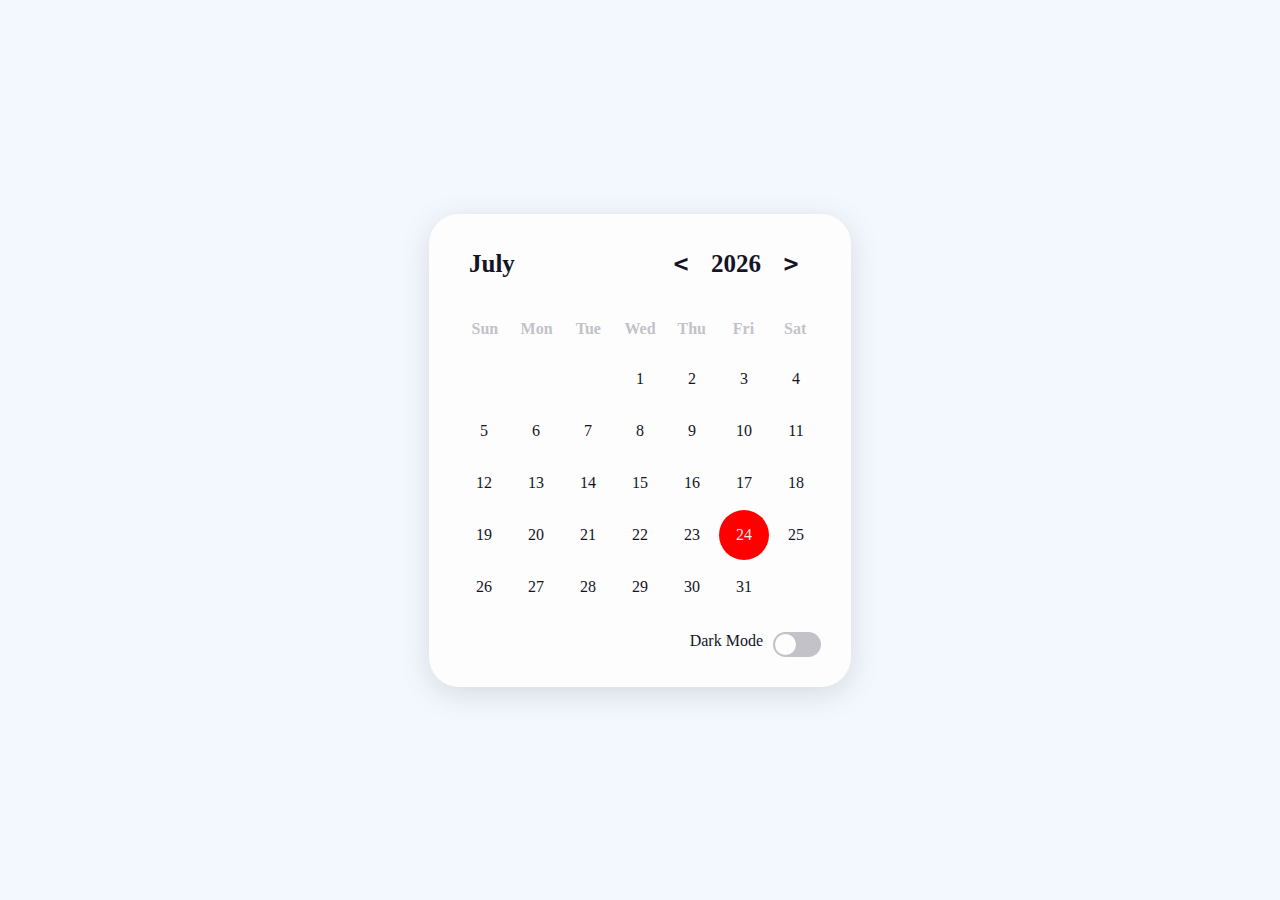
<file: index.html>
<!DOCTYPE html>
<html lang="en">

<head>
    <meta charset="UTF-8">
    <meta name="viewport" content="width=device-width, initial-scale=1.0">
    <title>
        Calendar
    </title>
    <link rel="stylesheet" href="calendar.css">
</head>

<body class="light">

    <div class="calendar">
        <div class="calendar-header">
            <span class="month-picker" id="month-picker">February</span>
            <div class="year-picker">
                <span class="year-change" id="prev-year">
                    <pre><</pre>
                </span>
                <span id="year">2021</span>
                <span class="year-change" id="next-year">
                    <pre>></pre>
                </span>
            </div>
        </div>
        <div class="calendar-body">
            <div class="calendar-week-day">
                <div>Sun</div>
                <div>Mon</div>
                <div>Tue</div>
                <div>Wed</div>
                <div>Thu</div>
                <div>Fri</div>
                <div>Sat</div>
            </div>
            <div class="calendar-days"></div>
        </div>
        <div class="calendar-footer">
            <div class="toggle">
                <span>Dark Mode</span>
                <div class="dark-mode-switch">
                    <div class="dark-mode-switch-ident"></div>
                </div>
            </div>
        </div>
        <div class="month-list"></div>
    </div>

    <script src="calendar.js"></script>
</body>

</html>
</file>
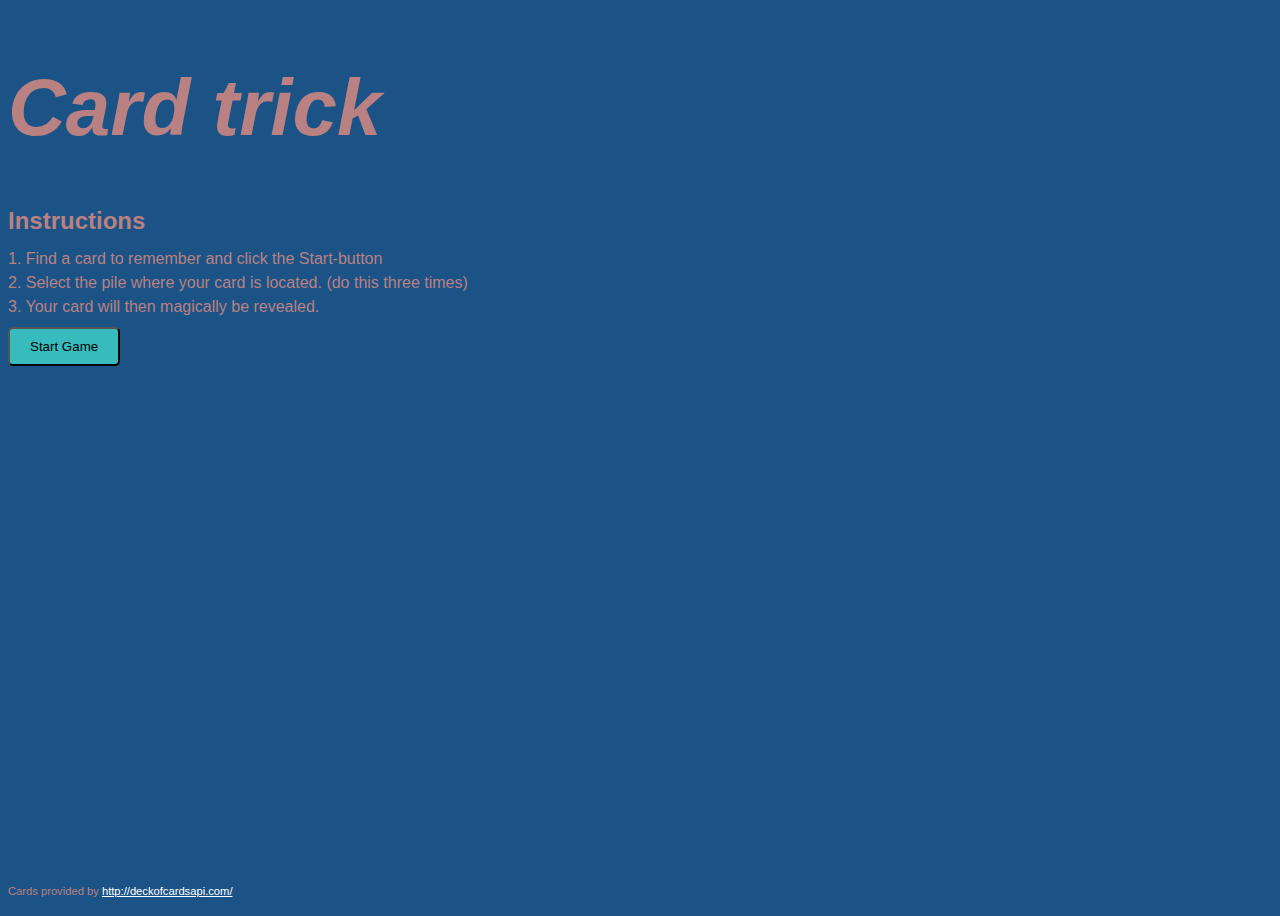
<file: flip card/index.html>
<!DOCTYPE html>
<html lang="en">
  <head>
    <meta charset="UTF-8" />
    <meta http-equiv="X-UA-Compatible" content="IE=edge" />
    <meta name="viewport" content="width=device-width, initial-scale=1.0" />
    <title>Card trick by Kaif Khan - 2023</title>
    <link rel="stylesheet" href="style.css" />
    <!-- Global site tag (gtag.js) - Google Analytics -->
    <script
      async
      src="https://www.googletagmanager.com/gtag/js?id=G-YR9H73G6D2"
    ></script>
    <script>
      window.dataLayer = window.dataLayer || [];
      function gtag() {
        dataLayer.push(arguments);
      }
      gtag("js", new Date());

      gtag("config", "G-YR9H73G6D2");
    </script>
  </head>
  <body>
    <header>
      <h1 style="font-size:80px;"><em><b>Card trick</em></b></h1>
      <h2>Instructions</h2>
      <p class="instructions">
        1. Find a card to remember and click the Start-button
      </p>
      <p class="instructions">
        2. Select the pile where your card is located. (do this three times)
      </p>
      <p class="instructions">3. Your card will then magically be revealed.</p>
      <button class="startButton">Start Game</button>
      <button class="changeCardsButton">Change Cards</button>
    </header>
    <main>
      <h2 class="mainheader"></h2>
      <div class="correctCardArea"></div>
      <div class="allcards"></div>
      <div class="piles">
        <div class="pile1">
          <div class="pile1cards"></div>
          <button class="pile1button pileselection">Pile 1</button>
        </div>
        <div class="pile2">
          <div class="pile2cards"></div>
          <button class="pile2button pileselection">Pile 2</button>
        </div>
        <div class="pile3">
          <div class="pile3cards"></div>
          <button class="pile3button pileselection">Pile 3</button>
        </div>
      </div>
      <div class="continue">
        <button class="continueButton">Continue</button>
      </div>
    </main>
    <footer>
      <p>
        Cards provided by
        <a href="http://deckofcardsapi.com/" target="_blank"
          >http://deckofcardsapi.com/</a
        >
      </p>
    </footer>
    <script src="script.js"></script>
  </body>
</html>
</file>
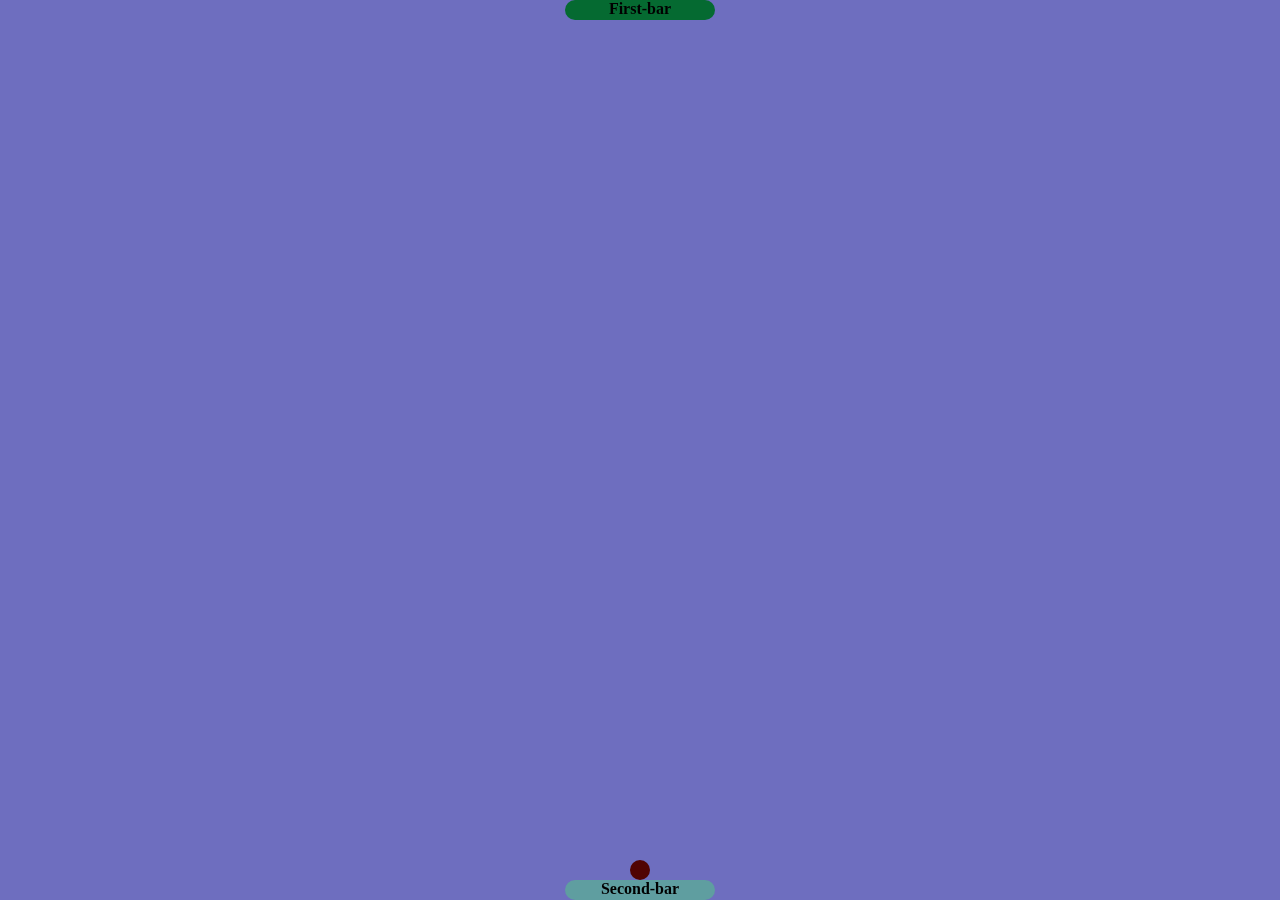
<file: pingpong/pingpong.html>
<!DOCTYPE html>
<html lang="en">
<head>
    <meta charset="UTF-8">
    <meta name="viewport" content="width=device-width, initial-scale=1.0">
    <title>Ping-Pong!!</title>
    <link rel="stylesheet" type="text/css" href="style.css">
</head>
<body>
    <div id="container">
        <div id="bar-1">First-bar</div>
        <div id="ball"></div>
        <div id="bar-2">Second-bar</div>
    </div>
    <script type="text/javascript" src="script.js"></script>

</body>
</html>
</file>
<file: calendar.css>
:root {
    --dark-body: #66648e;
    --dark-main: #0c0e2c;
    --dark-second: #6a6890;
    --dark-hover: #29236d;
    --dark-text: #f8fbff;

    --light-body: #f3f8fe;
    --light-main: #fdfdfd;
    --light-second: #c3c2c8;
    --light-hover: #edf0f5;
    --light-text: #151426;

    --blue: #ff0000;
    --white: rgb(233, 233, 233);

    --shadow: rgba(100, 100, 111, 0.2) 0px 7px 29px 0px;

    --font-family: cursive;
}

.dark {
    --bg-body: var(--dark-body);
    --bg-main: var(--dark-main);
    --bg-second: var(--dark-second);
    --color-hover: var(--dark-hover);
    --color-txt: var(--dark-text);
}

.light {
    --bg-body: var(--light-body);
    --bg-main: var(--light-main);
    --bg-second: var(--light-second);
    --color-hover: var(--light-hover);
    --color-txt: var(--light-text);
}

* {
    padding: 0;
    margin: 0;
    box-sizing: border-box;
}

html,
body {
    height: 100vh;
    display: grid;
    place-items: center;
    font-family: var(--font-family);
    background-color: var(--bg-body);
}

.calendar {
    height: max-content;
    width: max-content;
    background-color: var(--bg-main);
    border-radius: 30px;
    padding: 20px;
    position: relative;
    overflow: hidden;
    /* transform: scale(1.25); */
}

.light .calendar {
    box-shadow: var(--shadow);
}

.calendar-header {
    display: flex;
    justify-content: space-between;
    align-items: center;
    font-size: 25px;
    font-weight: 600;
    color: var(--color-txt);
    padding: 10px;
}

.calendar-body {
    padding: 10px;
}

.calendar-week-day {
    height: 50px;
    display: grid;
    grid-template-columns: repeat(7, 1fr);
    font-weight: 600;
}

.calendar-week-day div {
    display: grid;
    place-items: center;
    color: var(--bg-second);
}

.calendar-days {
    display: grid;
    grid-template-columns: repeat(7, 1fr);
    gap: 2px;
    color: var(--color-txt);
}

.calendar-days div {
    width: 50px;
    height: 50px;
    display: flex;
    align-items: center;
    justify-content: center;
    padding: 5px;
    position: relative;
    cursor: pointer;
    animation: to-top 1s forwards;
    /* border-radius: 50%; */
}

.calendar-days div span {
    position: absolute;
}

.calendar-days div:hover span {
    transition: width 0.2s ease-in-out, height 0.2s ease-in-out;
}

.calendar-days div span:nth-child(1),
.calendar-days div span:nth-child(3) {
    width: 2px;
    height: 0;
    background-color: var(--color-txt);
}

.calendar-days div:hover span:nth-child(1),
.calendar-days div:hover span:nth-child(3) {
    height: 100%;
}

.calendar-days div span:nth-child(1) {
    bottom: 0;
    left: 0;
}

.calendar-days div span:nth-child(3) {
    top: 0;
    right: 0;
}

.calendar-days div span:nth-child(2),
.calendar-days div span:nth-child(4) {
    width: 0;
    height: 2px;
    background-color: var(--color-txt);
}

.calendar-days div:hover span:nth-child(2),
.calendar-days div:hover span:nth-child(4) {
    width: 100%;
}

.calendar-days div span:nth-child(2) {
    top: 0;
    left: 0;
}

.calendar-days div span:nth-child(4) {
    bottom: 0;
    right: 0;
}

.calendar-days div:hover span:nth-child(2) {
    transition-delay: 0.2s;
}

.calendar-days div:hover span:nth-child(3) {
    transition-delay: 0.4s;
}

.calendar-days div:hover span:nth-child(4) {
    transition-delay: 0.6s;
}

.calendar-days div.curr-date,
.calendar-days div.curr-date:hover {
    background-color: var(--blue);
    color: var(--white);
    border-radius: 50%;
}

.calendar-days div.curr-date span {
    display: none;
}

.month-picker {
    padding: 5px 10px;
    border-radius: 10px;
    cursor: pointer;
}

.month-picker:hover {
    background-color: var(--color-hover);
}

.year-picker {
    display: flex;
    align-items: center;
}

.year-change {
    height: 40px;
    width: 40px;
    border-radius: 50%;
    display: grid;
    place-items: center;
    margin: 0 10px;
    cursor: pointer;
}

.year-change:hover {
    background-color: var(--color-hover);
}

.calendar-footer {
    padding: 10px;
    display: flex;
    justify-content: flex-end;
    align-items: center;
}

.toggle {
    display: flex;
}

.toggle span {
    margin-right: 10px;
    color: var(--color-txt);
}

.dark-mode-switch {
    position: relative;
    width: 48px;
    height: 25px;
    border-radius: 14px;
    background-color: var(--bg-second);
    cursor: pointer;
}

.dark-mode-switch-ident {
    width: 21px;
    height: 21px;
    border-radius: 50%;
    background-color: var(--bg-main);
    position: absolute;
    top: 2px;
    left: 2px;
    transition: left 0.2s ease-in-out;
}

.dark .dark-mode-switch .dark-mode-switch-ident {
    top: 2px;
    left: calc(2px + 50%);
}

.month-list {
    position: absolute;
    width: 100%;
    height: 100%;
    top: 0;
    left: 0;
    background-color: var(--bg-main);
    padding: 20px;
    grid-template-columns: repeat(3, auto);
    gap: 5px;
    display: grid;
    transform: scale(1.5);
    visibility: hidden;
    pointer-events: none;
}

.month-list.show {
    transform: scale(1);
    visibility: visible;
    pointer-events: visible;
    transition: all 0.2s ease-in-out;
}

.month-list > div {
    display: grid;
    place-items: center;
}

.month-list > div > div {
    width: 100%;
    padding: 5px 20px;
    border-radius: 10px;
    text-align: center;
    cursor: pointer;
    color: var(--color-txt);
}

.month-list > div > div:hover {
    background-color: var(--color-hover);
}

@keyframes to-top {
    0% {
        transform: translateY(100%);
        opacity: 0;
    }
    100% {
        transform: translateY(0);
        opacity: 1;
    }
}
</file>
<file: flip card/style.css>
body {
    background-color: #1c5387;
    font-family: Helvetica, Verdana, serif;
    color: rgb(185, 129, 129);
    min-height: 100vh;
    display: flex;
    flex-direction: column;
  }
  
  main h2 {
    font-size: 1em;
    margin: 2em 0em;
  }
  button {
    background-color: rgb(56, 187, 189);
    border-radius: 5px;
    padding: 10px 20px;
  }
  
  .pileselection,
  .continueButton {
    margin: 1em 0em;
  }
  .instructions {
    font-size: 0.7em;
  }
  
  .changeCardsButton,
  .continueButton,
  .pileselection {
    display: none;
  }
  
  .allcards {
    text-align: center;
  }
  .allcards img {
    height: 7em;
    margin: 0px 5px;
  }
  
  main .piles {
    display: inline-flex;
    text-align: center;
  }
  
  .cardpiles {
    height: 7em;
    margin: 2px;
  }
  
  .newrow {
    position: relative;
    top: -3em;
  }
  
  .correctCard {
    margin: 2em;
  }
  .newCardLine {
    display: none;
  }
  
  footer {
    font-size: 0.7em;
    margin-top: auto;
  }
  footer a {
    color: white;
  }
  
  @media only screen and (min-width: 396px) {
    .allcards img {
      height: 9em;
      margin: 3px 5px;
    }
  }
  
  @media only screen and (min-width: 488px) {
    .allcards img {
      height: 6em;
      margin: 3px 3px;
    }
  }
  
  @media only screen and (min-width: 634px) {
    .allcards img {
      height: 6em;
      margin: 3px 3px;
    }
    .allcards {
      max-width: 600px;
    }
    .instructions {
      font-size: 1em;
      line-height: 0.5em;
    }
  }
  
  @media only screen and (min-width: 784px) {
    .allcards img {
      height: 9em;
      margin: 3px 3px;
    }
    .allcards {
      max-width: 850px;
    }
  }
  
  @media only screen and (min-width: 795px) {
    .newCardLine {
      display: flex;
    }
    .cardpiles {
      height: 6em;
      margin: 3px;
    }
    .piles div {
      padding: 0px 0.3em 0px 0em;
    }
  }
  @media only screen and (min-width: 990px) {
    .piles div {
      padding: 0px 0.5em 0px 0.3em;
    }
    .newCardLine {
      display: flex;
    }
    .cardpiles {
      height: 8em;
      margin: 3px;
    }
  
    .allcards img {
      height: 10em;
      margin: 3px 3px;
    }
    .allcards {
      max-width: 1000px;
    }
  }
  @media only screen and (min-width: 1245px) {
    .allcards img {
      height: 11em;
      margin: 3px 3px;
    }
  }
  @media only screen and (min-width: 1315px) {
    .newCardLine {
      display: flex;
    }
    .cardpiles {
      height: 10em;
      margin: 5px;
    }
    .allcards {
      max-width: 1000px;
    }
  }
</file>
<file: pingpong/style.css>
*{
    padding: 0px;
    margin: 0px;
}
body{
    background-color: rgb(110, 110, 191);
}
#container{
    /* border: 1px solid black; */
    position: relative;
}
#ball{
    height: 20px;
    width: 20px;
    /* border:1px solid black; */
    position: fixed;
    border-radius: 50%;
    background-color:rgb(80, 3, 3);
    left:60%;
    top:20px;
}
#bar-1{
    height: 20px;
    display: flex;
    justify-content: center;
    width:150px;
    background-color: rgb(5, 106, 49);
    border-radius: 10px;
    /* border:1px solid black; */
    position: fixed;
    font-weight: bold;
    top:0%;
    left:50%;
}
#bar-2{
    height: 20px;
    width:150px;
    background-color: cadetblue;
    border-radius: 10px;
    /* border:1px solid black; */
    position: fixed;
    display: flex;
    justify-content: center;
    font-weight: bold;
    bottom: 0%;
    left:50%;
}
</file>
